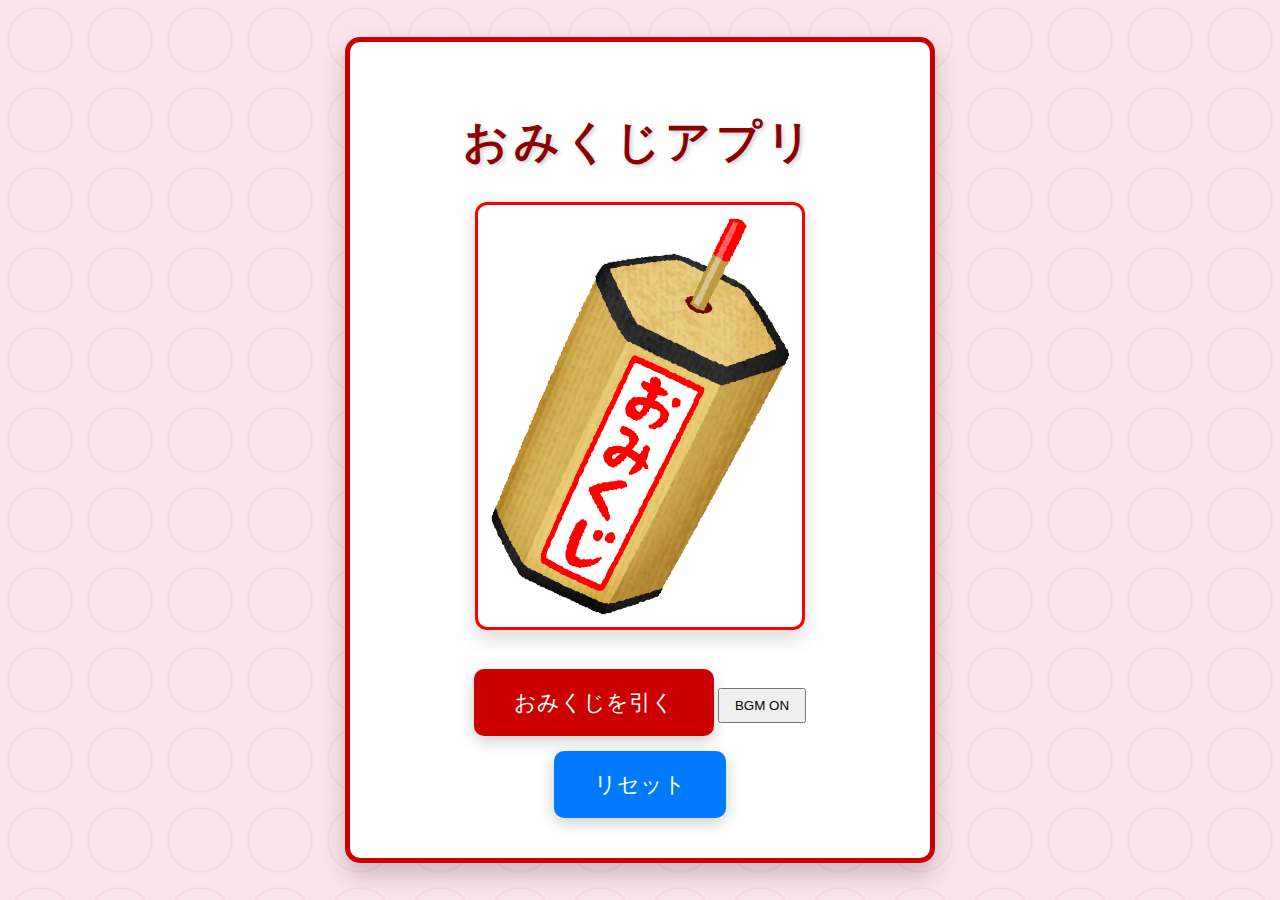
<file: index.html>
<!DOCTYPE html>
<html lang="en">
<head>
    <meta charset="UTF-8">
    <meta name="viewport" content="width=device-width, initial-scale=1.0">
    <title>おみくじアプリ</title>
    <link rel="stylesheet" href="./style.css">
</head>
<body>
    <div class="omikuji">
        <h1 class="omikuji-headline">おみくじアプリ</h1>
        <div class="omikuji-result">
            <img id="js-result" src="./omikuzi.png" alt="おみくじ">
        </div>
        <button type="button"class="omikuji-button" id="js-button">おみくじを引く</button>
        <button id="toggle-bgm-button" style="margin-top: 15px; padding: 8px 15px; cursor: pointer;">BGM ON</button>
        <button id="reset-button" class="omikuji-button" style="margin-top: 15px; background-color: #007bff; ">リセット</button> </div>
    <audio id="bgm" src="./omikuji_bgm.mp3" loop></audio>
    <audio id="draw-sound" src="./omikuji_draw_sound.mp3"></audio>
    <script src="./script.js"></script>
</body>
</html>
</file>
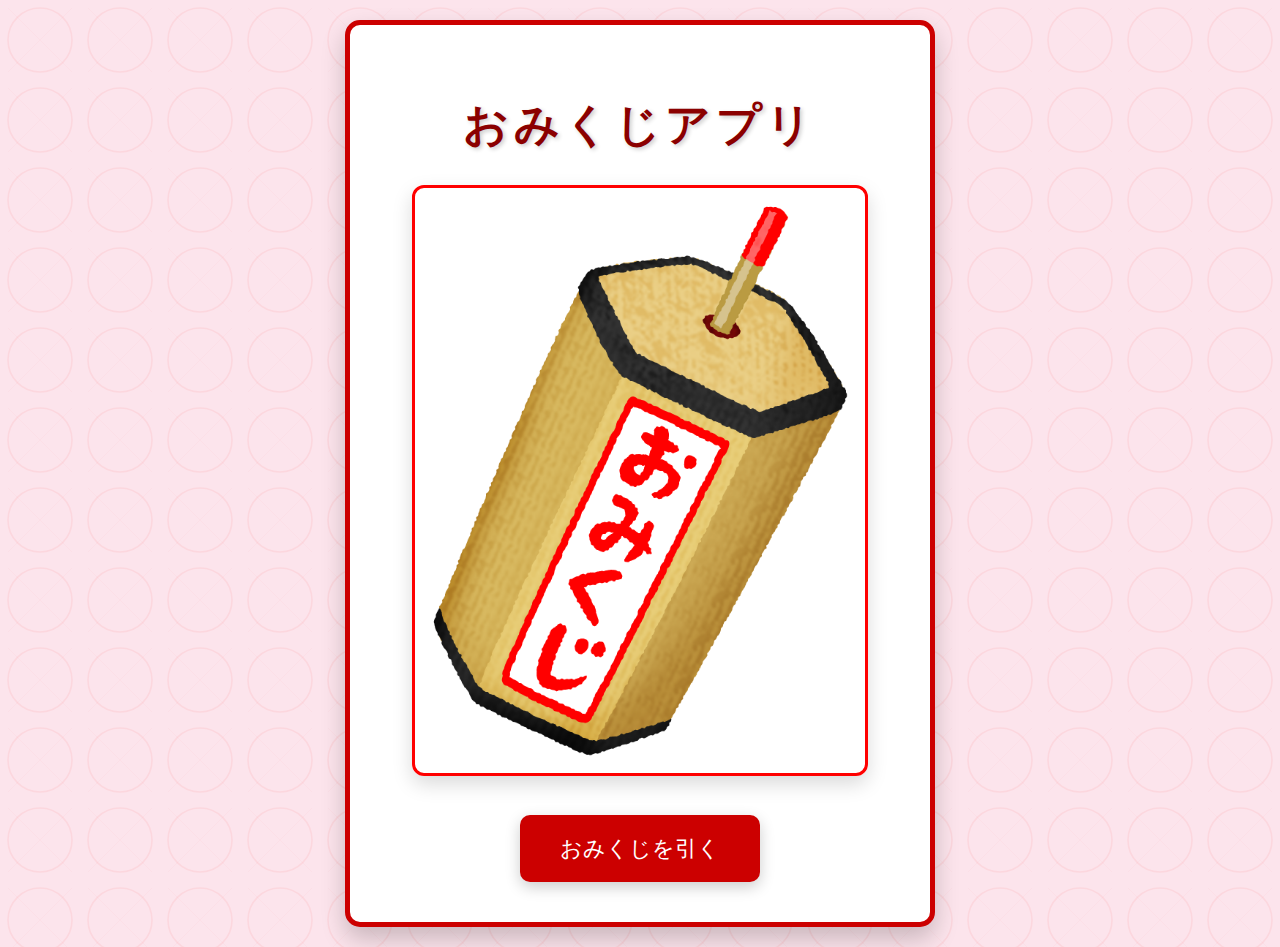
<file: omikuzi/index.html>
<!DOCTYPE html>
<html lang="en">
<head>
    <meta charset="UTF-8">
    <meta name="viewport" content="width=device-width, initial-scale=1.0">
    <title>Document</title>
    <link rel="stylesheet" href="./style.css">
</head>
<body>
    <div class="omikuji">
        <h1 class="omikuji-headline">おみくじアプリ</h1>
        <div class="omikuji-result">
            <img id="js-result" src="./omikuzi.png" alt="おみくじ">
        </div>
        <button type="button"class="omikuji-button" id="js-button">おみくじを引く</button>
    </div>
    <script src="./script.js"></script>
</body>
</html>
</file>
<file: style.css>
/* .omikuji{ 
    text-align: center;
    padding: 20px;
    border: 5px solid　#666;
}

.omikuji-headline{
    margin-bottom: 20px;
}

.omikuji-result{
    margin-bottom: 20px;
}

.omikuji-button{
    padding: 10px 20px;
    cursor: pointer;
}
body{
    font-family: "Yu Mincho";
} */
 body {
    font-family: "Yu Mincho", YuMincho, "Hiragino Mincho ProN", "Hiragino Mincho Pro", serif; /* フォントの指定を強化 */
    background-color: #fce4ec; /* 全体の背景色を淡いピンク系に変更 */
    display: flex;
    justify-content: center; /* 水平方向の中央揃え */
    align-items: center; /* 垂直方向の中央揃え */
    min-height: 100vh; /* ビューポートの高さに合わせて要素を中央に配置 */
    margin: 0;
    padding: 20px; /* 全体の余白 */
    box-sizing: border-box; /* パディングとボーダーを要素の寸法に含める */
    background-image: url('data:image/svg+xml;utf8,<svg xmlns="http://www.w3.org/2000/svg" width="100" height="100" viewBox="0 0 100 100"><rect x="0" y="0" width="100" height="100" fill="%23fce4ec"/><circle cx="50" cy="50" r="40" fill="none" stroke="%23ff6666" stroke-width="2" opacity="0.1"/><line x1="10" y1="10" x2="90" y2="90" stroke="%23ff6666" stroke-width="1" opacity="0.05"/><line x1="10" y1="90" x2="90" y2="10" stroke="%23ff6666" stroke-width="1" opacity="0.05"/></svg>'); /* 和柄の背景パターンを追加 (SVGデータURI) */
    background-size: 80px 80px; /* 背景パターンのサイズ */
}

.omikuji {
    text-align: center;
    padding: 40px; /* パディングを増やす */
    border: 5px solid #cc0000; /* ボーダーの色を神社を思わせる赤色に変更 */
    border-radius: 15px; /* 角を丸くする */
    background-color: #ffffff; /* おみくじコンテナの背景色 */
    box-shadow: 0 12px 24px rgba(0, 0, 0, 0.2); /* 影を強調 */
    max-width: 500px; /* 最大幅を設定 */
    width: 100%; /* 幅を100%にする */
    position: relative; /* 疑似要素のために必要 */
    overflow: hidden; /* 角丸で背景がはみ出さないように */
}

/* 神社感を出すための装飾要素（左上） */
.omikuji::before {
    content: '';
    position: absolute;
    top: -20px;
    left: -20px;
    width: 60px;
    height: 60px;
    background-color: #ffcc00; /* 金色っぽい色 */
    border-radius: 50%;
    opacity: 0.8;
    filter: blur(5px);
    z-index: -1; /* 他のコンテンツの下に表示 */
}

/* 神社感を出すための装飾要素（右下） */
.omikuji::after {
    content: '';
    position: absolute;
    bottom: -20px;
    right: -20px;
    width: 60px;
    height: 60px;
    background-color: #ff9900; /* オレンジっぽい金色 */
    border-radius: 50%;
    opacity: 0.8;
    filter: blur(5px);
    z-index: -1;
}


.omikuji-headline {
    margin-bottom: 30px; /* 下マージンを増やす */
    color: #8b0000; /* 見出しの色を深みのある赤色に変更 */
    font-size: 2.8em; /* フォントサイズをさらに大きくする */
    text-shadow: 2px 2px 4px rgba(0, 0, 0, 0.2); /* テキストに影を強調 */
    letter-spacing: 0.1em; /* 文字間隔を広げる */
}

.omikuji-result img {
    max-width: 65%; /* 画像を少し小さめに調整 */
    height: auto; /* 高さを自動調整 */
    margin-bottom: 35px; /* 下マージンをさらに増やす */
    border: 3px solid #ff0000; /* 画像のボーダーを赤色に */
    border-radius: 12px; /* 画像の角を丸くする */
    box-shadow: 0 8px 20px rgba(0, 0, 0, 0.15); /* 画像の影を強調 */
}

.omikuji-button {
    padding: 18px 40px; /* パディングをさらに増やす */
    background-color: #cc0000; /* ボタンの背景色を神社らしい赤色に */
    color: white; /* 文字色 */
    border: none; /* ボーダーをなくす */
    border-radius: 10px; /* 角を丸くする */
    font-size: 1.4em; /* フォントサイズをさらに大きくする */
    cursor: pointer;
    transition: background-color 0.3s ease, transform 0.2s ease, box-shadow 0.3s ease; /* ホバー時のアニメーションを追加 */
    outline: none; /* フォーカス時のアウトラインをなくす */
    box-shadow: 0 5px 15px rgba(0, 0, 0, 0.2); /* ボタンに影を追加 */
}

.omikuji-button:hover {
    background-color: #a00000; /* ホバー時の背景色をより濃い赤に */
    transform: translateY(-5px); /* 少し上に移動するアニメーションを強調 */
    box-shadow: 0 8px 20px rgba(0, 0, 0, 0.3); /* ホバー時の影を強調 */
}

.omikuji-button:active {
    background-color: #800000;
    transform: translateY(2px) scale(0.98); /* 少し下に移動して、わずかに縮む */
    box-shadow: 0 2px 8px rgba(0, 0, 0, 0.3); /* クリック時の影を調整 */
}

/* おみくじ結果画像のアニメーション */
.omikuji-result img {
    /* 既存のスタイル */
    transition: opacity 0.1s ease-in-out; /* 透明度変化にトランジションを追加 */
    opacity: 1; /* 初期状態の透明度 */
}

/* 画像が切り替わる瞬間の透明度を制御するクラス (JavaScriptで付与・削除) */
.omikuji-result img.is-changing {
    opacity: 0.2; /* 切り替え時に一時的に透明度を下げる */
}

/* 結果表示後のアニメーション */
@keyframes result-appear {
    0% {
        transform: scale(0.8);
        opacity: 0;
        filter: brightness(1);
    }
    50% {
        transform: scale(1.05); /* 少し拡大 */
        opacity: 1;
        filter: brightness(1.2); /* 少し明るく */
    }
    100% {
        transform: scale(1);
        opacity: 1;
        filter: brightness(1);
    }
}

.omikuji-result img.is-final-result {
    animation: result-appear 0.8s ease-out forwards; /* アニメーション適用 */
}

/* 光の表現（オプション：複雑になるため、最初は省略しても良い） */
/* 例えば、結果要素の疑似要素で光を表現することも可能です */
/* .omikuji-result::after {
    content: '';
    position: absolute;
    top: 50%;
    left: 50%;
    transform: translate(-50%, -50%);
    width: 0;
    height: 0;
    border-radius: 50%;
    background: radial-gradient(circle, rgba(255,255,255,0.7) 0%, rgba(255,255,0,0.5) 20%, transparent 70%);
    animation: glow-effect 1s ease-out forwards;
    z-index: 1;
}

@keyframes glow-effect {
    0% { width: 0; height: 0; opacity: 0; }
    100% { width: 200px; height: 200px; opacity: 1; }
} */
</file>
<file: omikuzi/style.css>
/* .omikuji{ 
    text-align: center;
    padding: 20px;
    border: 5px solid　#666;
}

.omikuji-headline{
    margin-bottom: 20px;
}

.omikuji-result{
    margin-bottom: 20px;
}

.omikuji-button{
    padding: 10px 20px;
    cursor: pointer;
}
body{
    font-family: "Yu Mincho";
} */
 body {
    font-family: "Yu Mincho", YuMincho, "Hiragino Mincho ProN", "Hiragino Mincho Pro", serif; /* フォントの指定を強化 */
    background-color: #fce4ec; /* 全体の背景色を淡いピンク系に変更 */
    display: flex;
    justify-content: center; /* 水平方向の中央揃え */
    align-items: center; /* 垂直方向の中央揃え */
    min-height: 100vh; /* ビューポートの高さに合わせて要素を中央に配置 */
    margin: 0;
    padding: 20px; /* 全体の余白 */
    box-sizing: border-box; /* パディングとボーダーを要素の寸法に含める */
    background-image: url('data:image/svg+xml;utf8,<svg xmlns="http://www.w3.org/2000/svg" width="100" height="100" viewBox="0 0 100 100"><rect x="0" y="0" width="100" height="100" fill="%23fce4ec"/><circle cx="50" cy="50" r="40" fill="none" stroke="%23ff6666" stroke-width="2" opacity="0.1"/><line x1="10" y1="10" x2="90" y2="90" stroke="%23ff6666" stroke-width="1" opacity="0.05"/><line x1="10" y1="90" x2="90" y2="10" stroke="%23ff6666" stroke-width="1" opacity="0.05"/></svg>'); /* 和柄の背景パターンを追加 (SVGデータURI) */
    background-size: 80px 80px; /* 背景パターンのサイズ */
}

.omikuji {
    text-align: center;
    padding: 40px; /* パディングを増やす */
    border: 5px solid #cc0000; /* ボーダーの色を神社を思わせる赤色に変更 */
    border-radius: 15px; /* 角を丸くする */
    background-color: #ffffff; /* おみくじコンテナの背景色 */
    box-shadow: 0 12px 24px rgba(0, 0, 0, 0.2); /* 影を強調 */
    max-width: 500px; /* 最大幅を設定 */
    width: 100%; /* 幅を100%にする */
    position: relative; /* 疑似要素のために必要 */
    overflow: hidden; /* 角丸で背景がはみ出さないように */
}

/* 神社感を出すための装飾要素（左上） */
.omikuji::before {
    content: '';
    position: absolute;
    top: -20px;
    left: -20px;
    width: 60px;
    height: 60px;
    background-color: #ffcc00; /* 金色っぽい色 */
    border-radius: 50%;
    opacity: 0.8;
    filter: blur(5px);
    z-index: -1; /* 他のコンテンツの下に表示 */
}

/* 神社感を出すための装飾要素（右下） */
.omikuji::after {
    content: '';
    position: absolute;
    bottom: -20px;
    right: -20px;
    width: 60px;
    height: 60px;
    background-color: #ff9900; /* オレンジっぽい金色 */
    border-radius: 50%;
    opacity: 0.8;
    filter: blur(5px);
    z-index: -1;
}


.omikuji-headline {
    margin-bottom: 30px; /* 下マージンを増やす */
    color: #8b0000; /* 見出しの色を深みのある赤色に変更 */
    font-size: 2.8em; /* フォントサイズをさらに大きくする */
    text-shadow: 2px 2px 4px rgba(0, 0, 0, 0.2); /* テキストに影を強調 */
    letter-spacing: 0.1em; /* 文字間隔を広げる */
}

.omikuji-result img {
    max-width: 90%; /* 画像を少し小さめに調整 */
    height: auto; /* 高さを自動調整 */
    margin-bottom: 35px; /* 下マージンをさらに増やす */
    border: 3px solid #ff0000; /* 画像のボーダーを赤色に */
    border-radius: 12px; /* 画像の角を丸くする */
    box-shadow: 0 8px 20px rgba(0, 0, 0, 0.15); /* 画像の影を強調 */
}

.omikuji-button {
    padding: 18px 40px; /* パディングをさらに増やす */
    background-color: #cc0000; /* ボタンの背景色を神社らしい赤色に */
    color: white; /* 文字色 */
    border: none; /* ボーダーをなくす */
    border-radius: 10px; /* 角を丸くする */
    font-size: 1.4em; /* フォントサイズをさらに大きくする */
    cursor: pointer;
    transition: background-color 0.3s ease, transform 0.2s ease, box-shadow 0.3s ease; /* ホバー時のアニメーションを追加 */
    outline: none; /* フォーカス時のアウトラインをなくす */
    box-shadow: 0 5px 15px rgba(0, 0, 0, 0.2); /* ボタンに影を追加 */
}

.omikuji-button:hover {
    background-color: #a00000; /* ホバー時の背景色をより濃い赤に */
    transform: translateY(-5px); /* 少し上に移動するアニメーションを強調 */
    box-shadow: 0 8px 20px rgba(0, 0, 0, 0.3); /* ホバー時の影を強調 */
}

.omikuji-button:active {
    background-color: #800000; /* クリック時の背景色をさらに濃い赤に */
    transform: translateY(0); /* クリック時は元に戻す */
    box-shadow: 0 3px 10px rgba(0, 0, 0, 0.2); /* クリック時の影を調整 */
}
</file>
